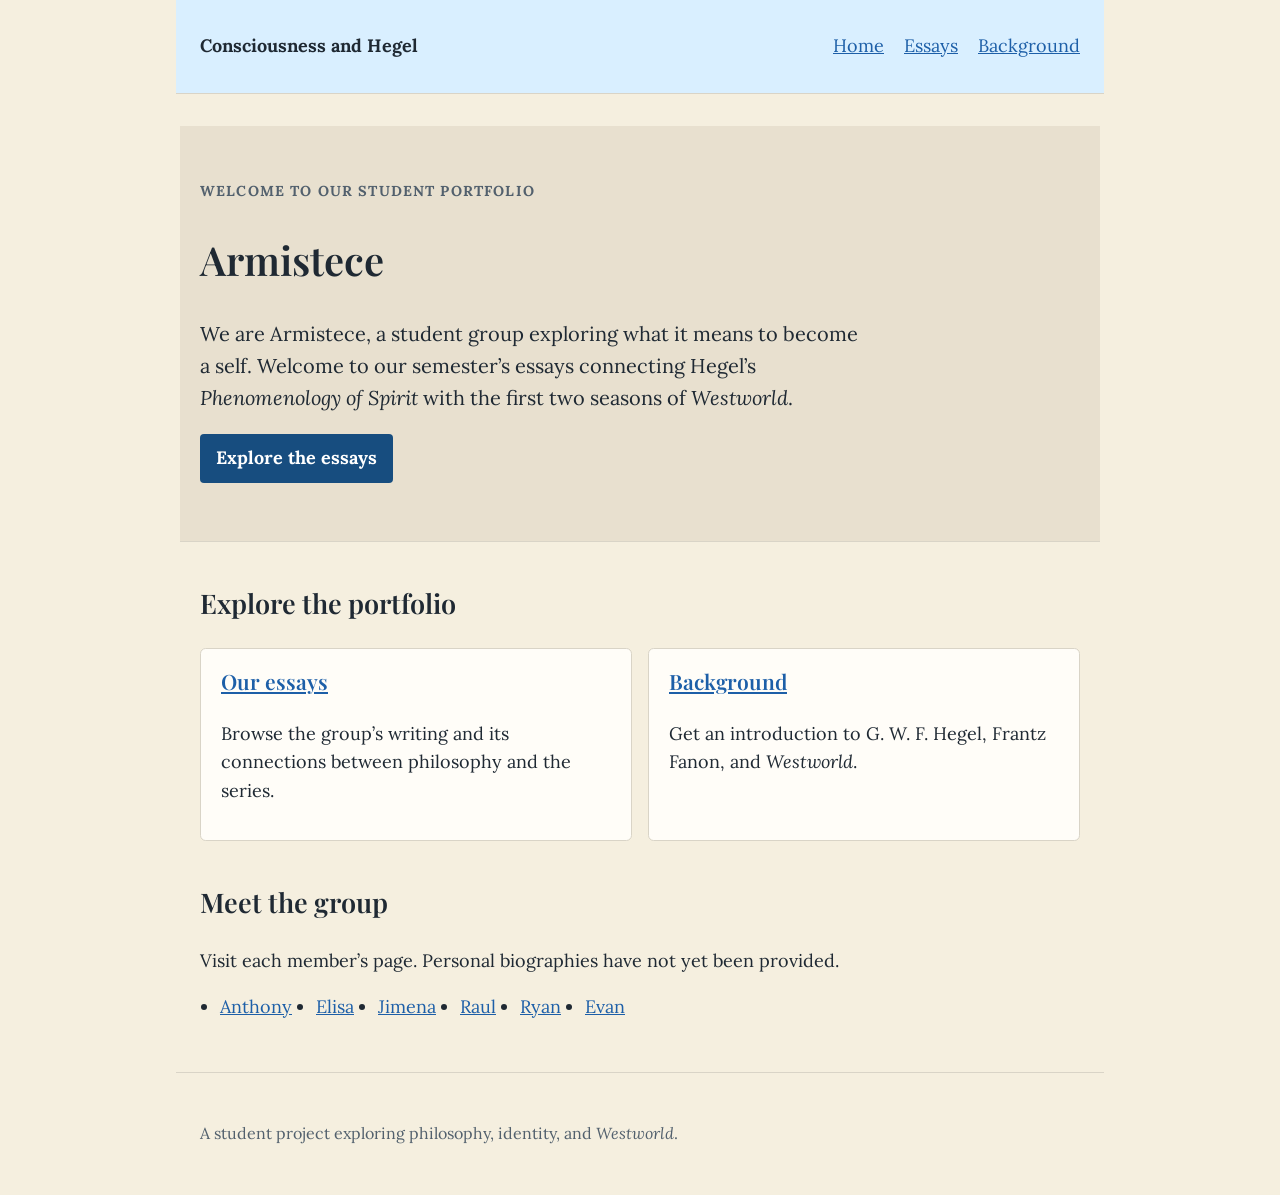
<file: index.html>
<!DOCTYPE html>
<html lang="en">
<head>
  <meta charset="utf-8">
  <meta name="viewport" content="width=device-width, initial-scale=1">
  <title>Armistece | Consciousness and Hegel</title>
  <link rel="stylesheet" href="styles.css">
</head>
<body>
  <a class="skip-link" href="#main">Skip to main content</a>

  <header class="site-header">
    <p class="site-title"><a href="index.html">Consciousness and Hegel</a></p>
    <nav aria-label="Main">
      <ul>
        <li><a href="index.html" aria-current="page">Home</a></li>
        <li><a href="essays.html">Essays</a></li>
        <li><a href="background.html">Background</a></li>
      </ul>
    </nav>
  </header>

  <main id="main">
    <section class="hero" aria-labelledby="page-title">
      <p class="eyebrow">Welcome to our student portfolio</p>
      <h1 id="page-title">Armistece</h1>
      <p class="lead">We are Armistece, a student group exploring what it means to become a self. Welcome to our semester’s essays connecting Hegel’s <cite>Phenomenology of Spirit</cite> with the first two seasons of <em>Westworld</em>.</p>
      <p><a class="button-link" href="essays.html">Explore the essays</a></p>
    </section>

    <section aria-labelledby="explore-title">
      <h2 id="explore-title">Explore the portfolio</h2>
      <div class="card-grid">
        <article class="card">
          <h3><a href="essays.html">Our essays</a></h3>
          <p>Browse the group’s writing and its connections between philosophy and the series.</p>
        </article>
        <article class="card">
          <h3><a href="background.html">Background</a></h3>
          <p>Get an introduction to G. W. F. Hegel, Frantz Fanon, and <em>Westworld</em>.</p>
        </article>
      </div>
    </section>

    <section aria-labelledby="members-title">
      <h2 id="members-title">Meet the group</h2>
      <p>Visit each member’s page. Personal biographies have not yet been provided.</p>
      <ul class="member-list">
        <li><a href="about-anthony.html">Anthony</a></li>
        <li><a href="about-elisa.html">Elisa</a></li>
        <li><a href="about-jimena.html">Jimena</a></li>
        <li><a href="about-raul.html">Raul</a></li>
        <li><a href="about-ryan.html">Ryan</a></li>
        <li><a href="about-evan.html">Evan</a></li>
      </ul>
    </section>
  </main>

  <footer class="site-footer">
    <p>A student project exploring philosophy, identity, and <em>Westworld</em>.</p>
  </footer>
</body>
</html>
</file>
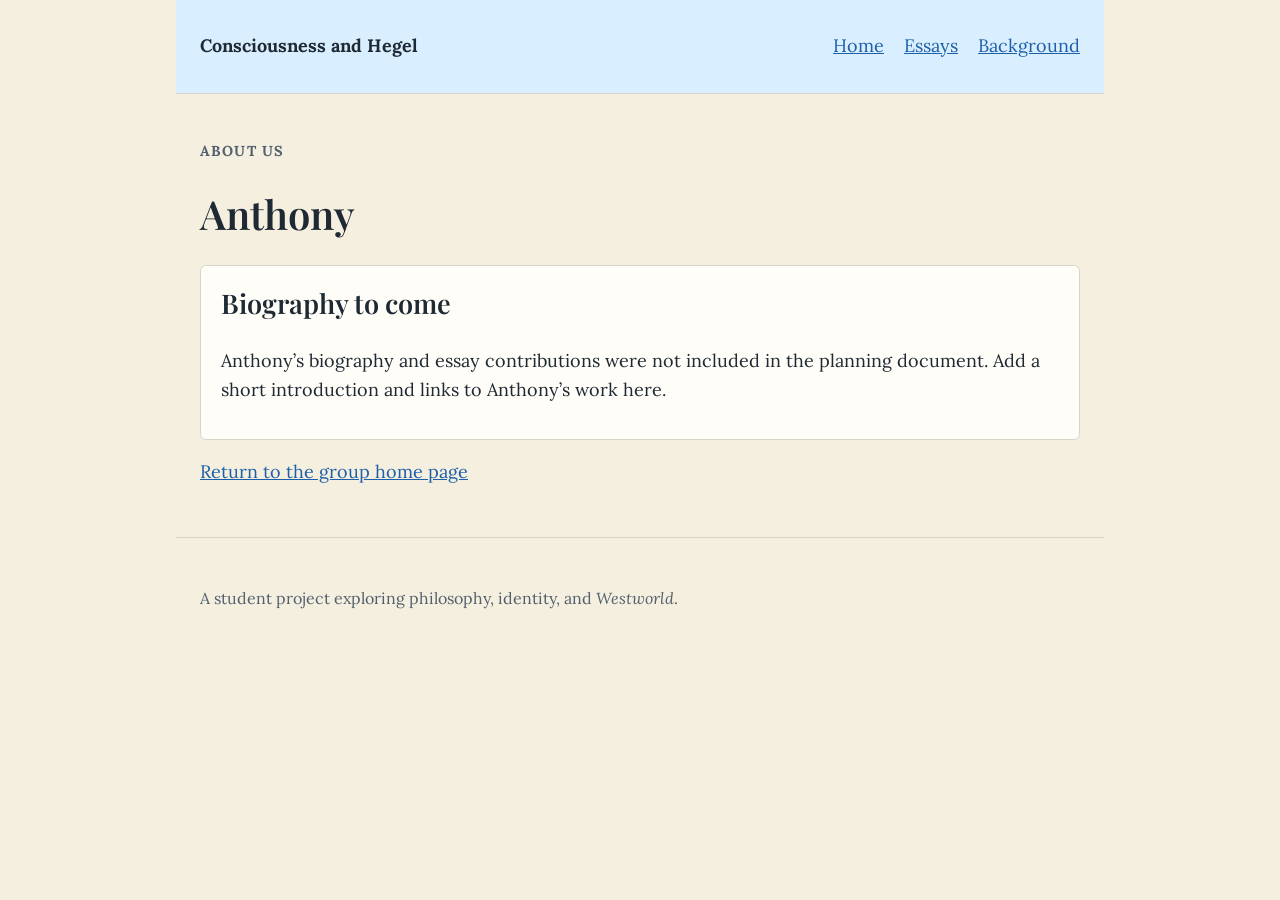
<file: about-anthony.html>
<!DOCTYPE html>
<html lang="en">
<head>
  <meta charset="utf-8">
  <meta name="viewport" content="width=device-width, initial-scale=1">
  <title>Anthony | About Us | Consciousness and Hegel</title>
  <link rel="stylesheet" href="styles.css">
</head>
<body>
  <a class="skip-link" href="#main">Skip to main content</a>
  <header class="site-header">
    <p class="site-title"><a href="index.html">Consciousness and Hegel</a></p>
    <nav aria-label="Main">
      <ul>
        <li><a href="index.html">Home</a></li>
        <li><a href="essays.html">Essays</a></li>
        <li><a href="background.html">Background</a></li>
      </ul>
    </nav>
  </header>
  <main id="main">
    <p class="eyebrow">About us</p>
    <h1>Anthony</h1>
    <div class="notice" role="note">
      <h2>Biography to come</h2>
      <p>Anthony’s biography and essay contributions were not included in the planning document. Add a short introduction and links to Anthony’s work here.</p>
    </div>
    <p><a href="index.html">Return to the group home page</a></p>
  </main>
  <footer class="site-footer"><p>A student project exploring philosophy, identity, and <em>Westworld</em>.</p></footer>
</body>
</html>
</file>
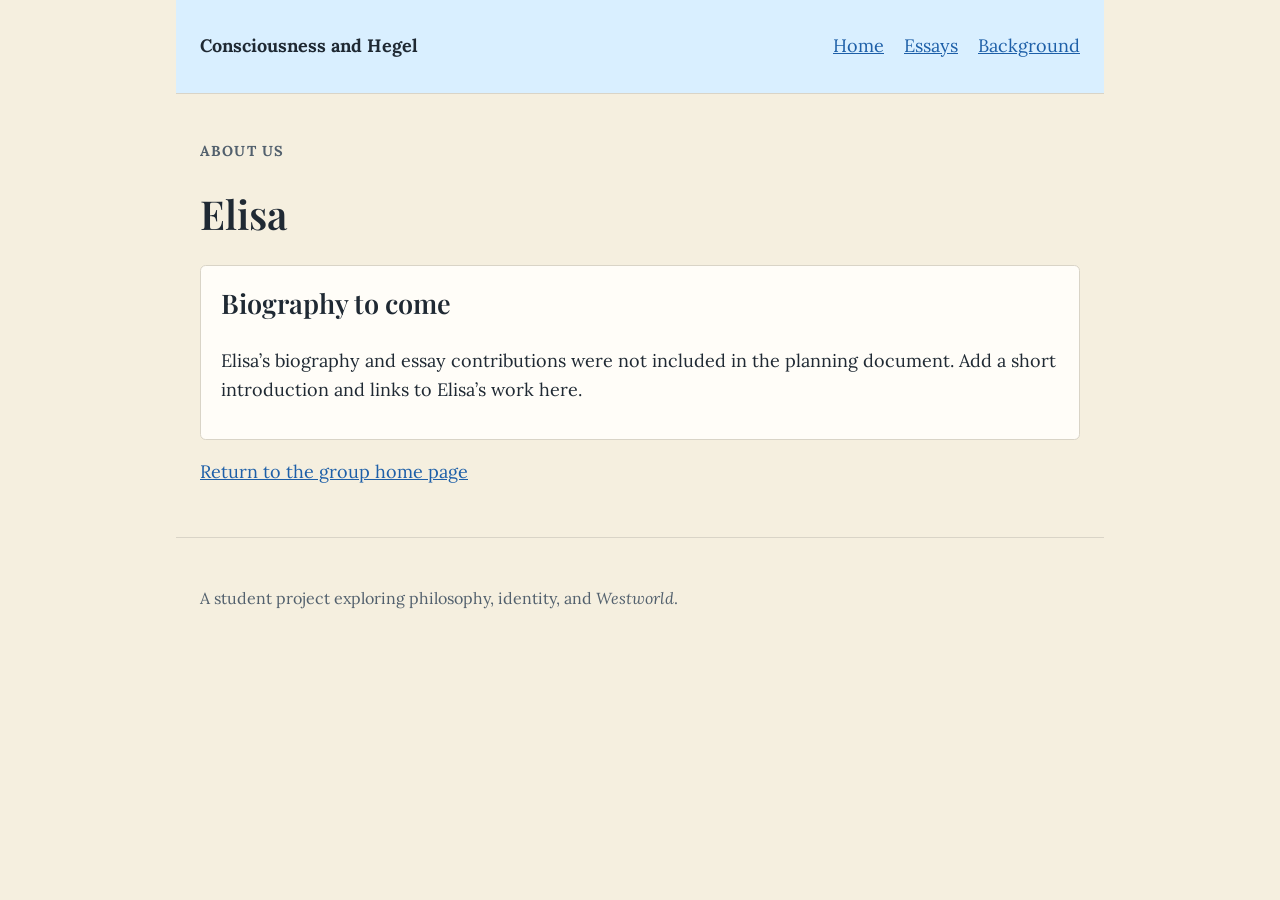
<file: about-elisa.html>
<!DOCTYPE html>
<html lang="en">
<head>
  <meta charset="utf-8">
  <meta name="viewport" content="width=device-width, initial-scale=1">
  <title>Elisa | About Us | Consciousness and Hegel</title>
  <link rel="stylesheet" href="styles.css">
</head>
<body>
  <a class="skip-link" href="#main">Skip to main content</a>
  <header class="site-header">
    <p class="site-title"><a href="index.html">Consciousness and Hegel</a></p>
    <nav aria-label="Main">
      <ul>
        <li><a href="index.html">Home</a></li>
        <li><a href="essays.html">Essays</a></li>
        <li><a href="background.html">Background</a></li>
      </ul>
    </nav>
  </header>
  <main id="main">
    <p class="eyebrow">About us</p>
    <h1>Elisa</h1>
    <div class="notice" role="note">
      <h2>Biography to come</h2>
      <p>Elisa’s biography and essay contributions were not included in the planning document. Add a short introduction and links to Elisa’s work here.</p>
    </div>
    <p><a href="index.html">Return to the group home page</a></p>
  </main>
  <footer class="site-footer"><p>A student project exploring philosophy, identity, and <em>Westworld</em>.</p></footer>
</body>
</html>
</file>
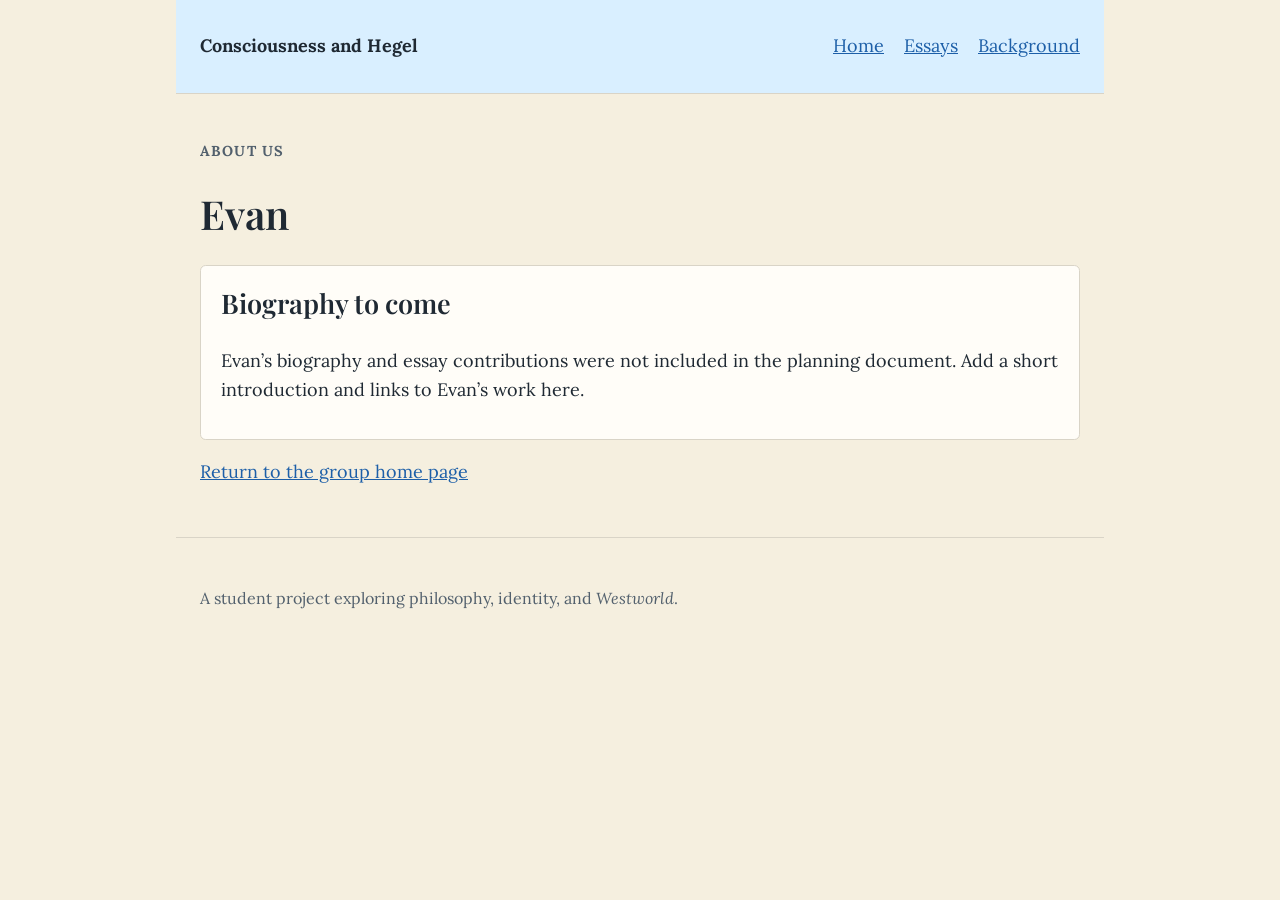
<file: about-evan.html>
<!DOCTYPE html>
<html lang="en">
<head>
  <meta charset="utf-8">
  <meta name="viewport" content="width=device-width, initial-scale=1">
  <title>Evan | About Us | Consciousness and Hegel</title>
  <link rel="stylesheet" href="styles.css">
</head>
<body>
  <a class="skip-link" href="#main">Skip to main content</a>
  <header class="site-header">
    <p class="site-title"><a href="index.html">Consciousness and Hegel</a></p>
    <nav aria-label="Main">
      <ul>
        <li><a href="index.html">Home</a></li>
        <li><a href="essays.html">Essays</a></li>
        <li><a href="background.html">Background</a></li>
      </ul>
    </nav>
  </header>
  <main id="main">
    <p class="eyebrow">About us</p>
    <h1>Evan</h1>
    <div class="notice" role="note">
      <h2>Biography to come</h2>
      <p>Evan’s biography and essay contributions were not included in the planning document. Add a short introduction and links to Evan’s work here.</p>
    </div>
    <p><a href="index.html">Return to the group home page</a></p>
  </main>
  <footer class="site-footer"><p>A student project exploring philosophy, identity, and <em>Westworld</em>.</p></footer>
</body>
</html>
</file>
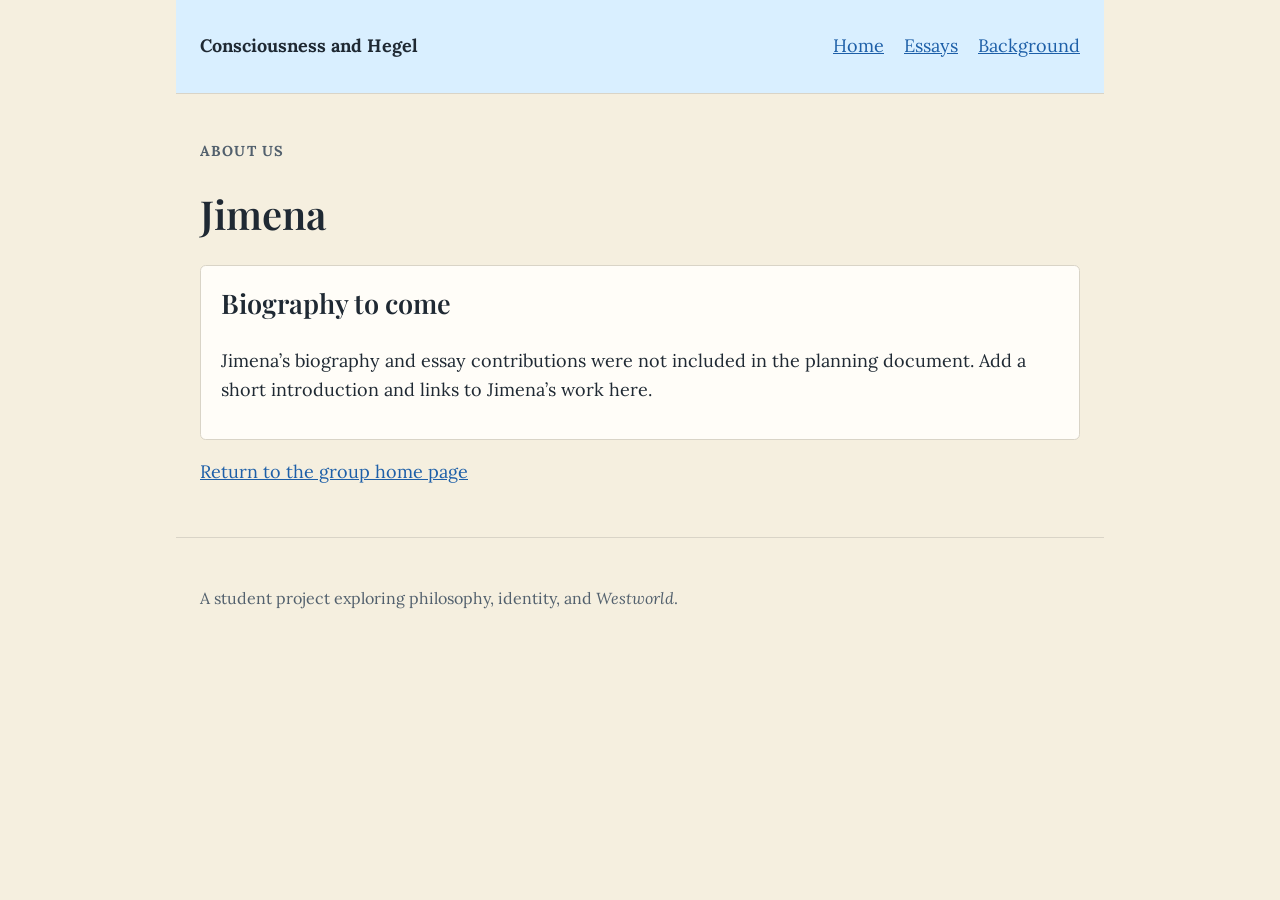
<file: about-jimena.html>
<!DOCTYPE html>
<html lang="en">
<head>
  <meta charset="utf-8">
  <meta name="viewport" content="width=device-width, initial-scale=1">
  <title>Jimena | About Us | Consciousness and Hegel</title>
  <link rel="stylesheet" href="styles.css">
</head>
<body>
  <a class="skip-link" href="#main">Skip to main content</a>
  <header class="site-header">
    <p class="site-title"><a href="index.html">Consciousness and Hegel</a></p>
    <nav aria-label="Main">
      <ul>
        <li><a href="index.html">Home</a></li>
        <li><a href="essays.html">Essays</a></li>
        <li><a href="background.html">Background</a></li>
      </ul>
    </nav>
  </header>
  <main id="main">
    <p class="eyebrow">About us</p>
    <h1>Jimena</h1>
    <div class="notice" role="note">
      <h2>Biography to come</h2>
      <p>Jimena’s biography and essay contributions were not included in the planning document. Add a short introduction and links to Jimena’s work here.</p>
    </div>
    <p><a href="index.html">Return to the group home page</a></p>
  </main>
  <footer class="site-footer"><p>A student project exploring philosophy, identity, and <em>Westworld</em>.</p></footer>
</body>
</html>
</file>
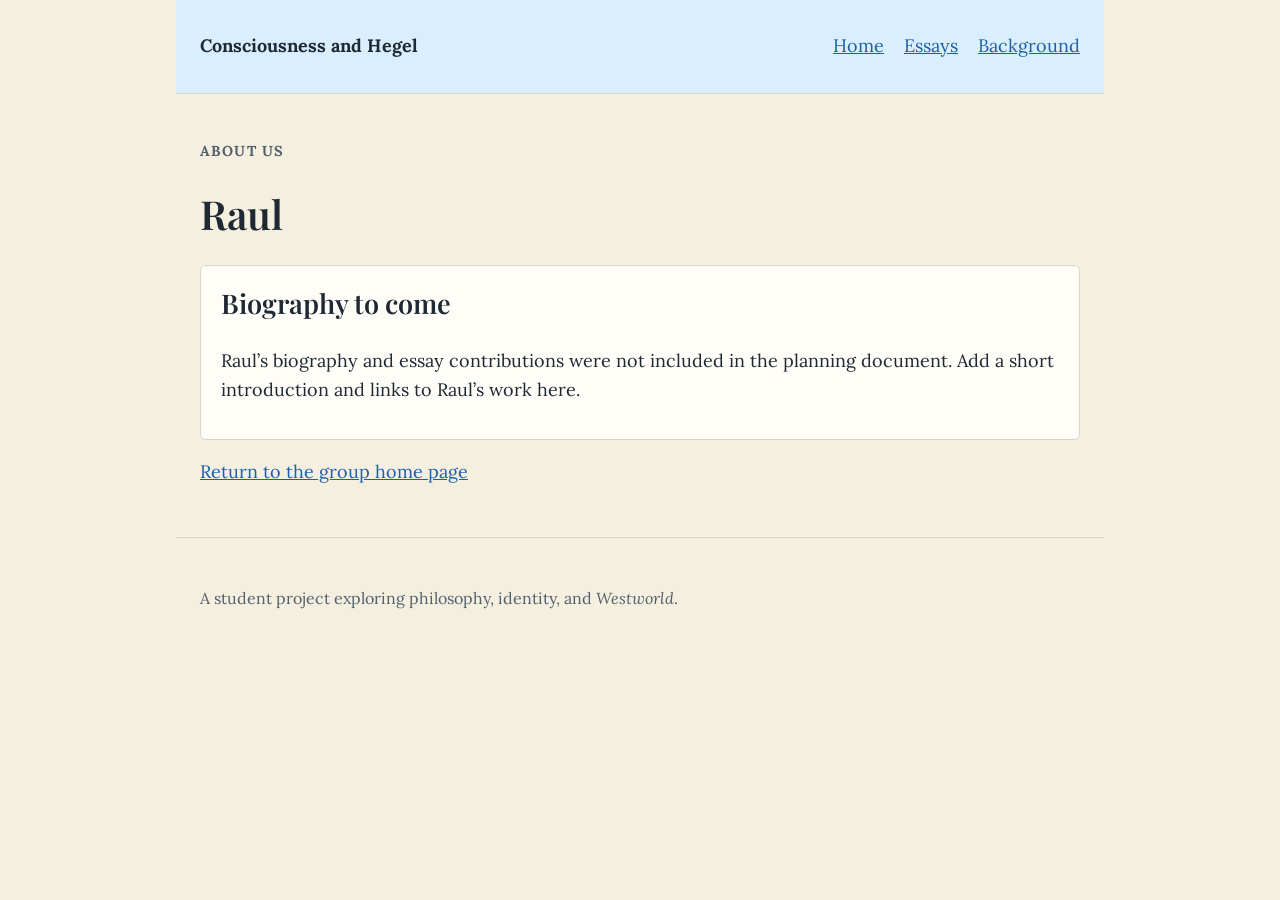
<file: about-raul.html>
<!DOCTYPE html>
<html lang="en">
<head>
  <meta charset="utf-8">
  <meta name="viewport" content="width=device-width, initial-scale=1">
  <title>Raul | About Us | Consciousness and Hegel</title>
  <link rel="stylesheet" href="styles.css">
</head>
<body>
  <a class="skip-link" href="#main">Skip to main content</a>
  <header class="site-header">
    <p class="site-title"><a href="index.html">Consciousness and Hegel</a></p>
    <nav aria-label="Main">
      <ul>
        <li><a href="index.html">Home</a></li>
        <li><a href="essays.html">Essays</a></li>
        <li><a href="background.html">Background</a></li>
      </ul>
    </nav>
  </header>
  <main id="main">
    <p class="eyebrow">About us</p>
    <h1>Raul</h1>
    <div class="notice" role="note">
      <h2>Biography to come</h2>
      <p>Raul’s biography and essay contributions were not included in the planning document. Add a short introduction and links to Raul’s work here.</p>
    </div>
    <p><a href="index.html">Return to the group home page</a></p>
  </main>
  <footer class="site-footer"><p>A student project exploring philosophy, identity, and <em>Westworld</em>.</p></footer>
</body>
</html>
</file>
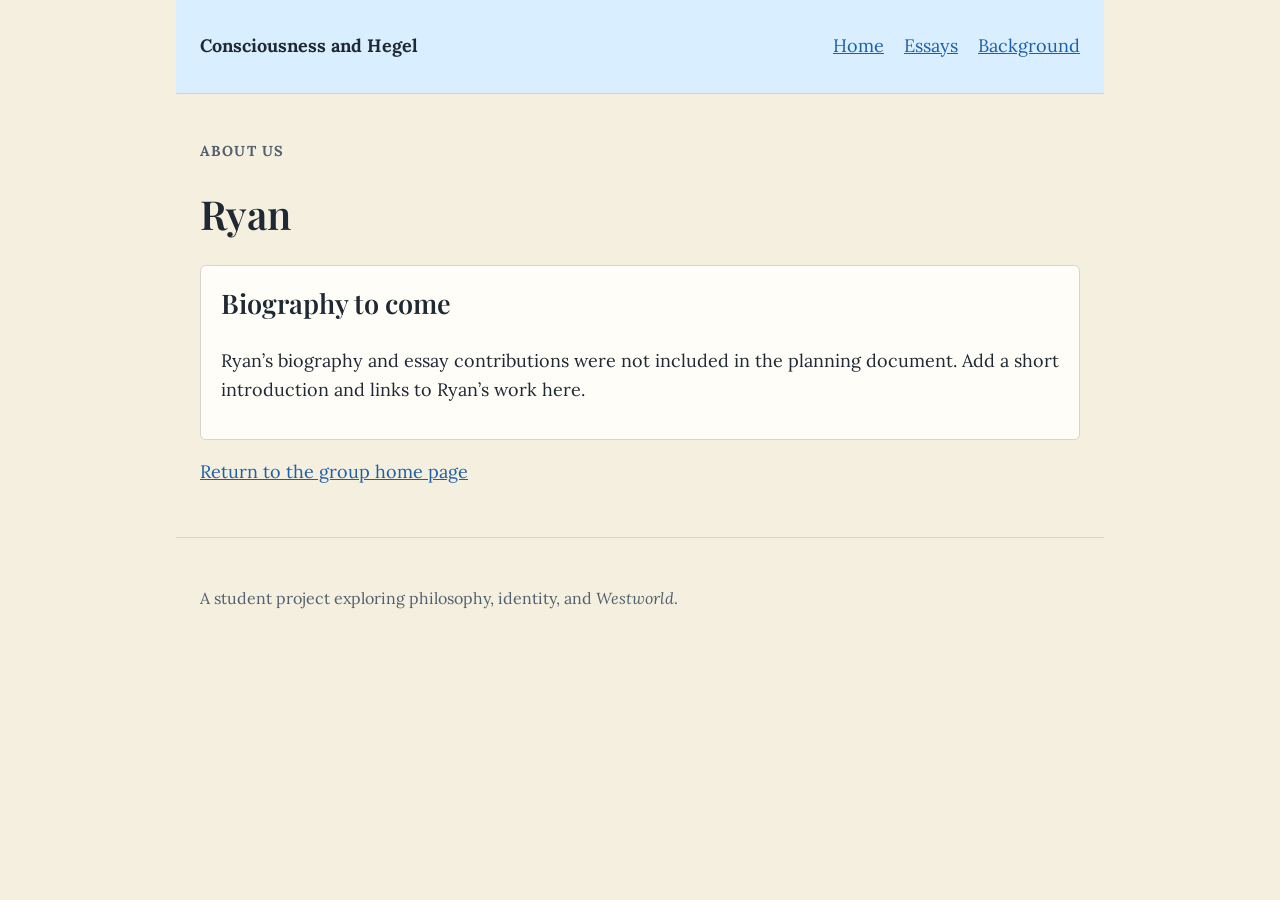
<file: about-ryan.html>
<!DOCTYPE html>
<html lang="en">
<head>
  <meta charset="utf-8">
  <meta name="viewport" content="width=device-width, initial-scale=1">
  <title>Ryan | About Us | Consciousness and Hegel</title>
  <link rel="stylesheet" href="styles.css">
</head>
<body>
  <a class="skip-link" href="#main">Skip to main content</a>
  <header class="site-header">
    <p class="site-title"><a href="index.html">Consciousness and Hegel</a></p>
    <nav aria-label="Main">
      <ul>
        <li><a href="index.html">Home</a></li>
        <li><a href="essays.html">Essays</a></li>
        <li><a href="background.html">Background</a></li>
      </ul>
    </nav>
  </header>
  <main id="main">
    <p class="eyebrow">About us</p>
    <h1>Ryan</h1>
    <div class="notice" role="note">
      <h2>Biography to come</h2>
      <p>Ryan’s biography and essay contributions were not included in the planning document. Add a short introduction and links to Ryan’s work here.</p>
    </div>
    <p><a href="index.html">Return to the group home page</a></p>
  </main>
  <footer class="site-footer"><p>A student project exploring philosophy, identity, and <em>Westworld</em>.</p></footer>
</body>
</html>
</file>
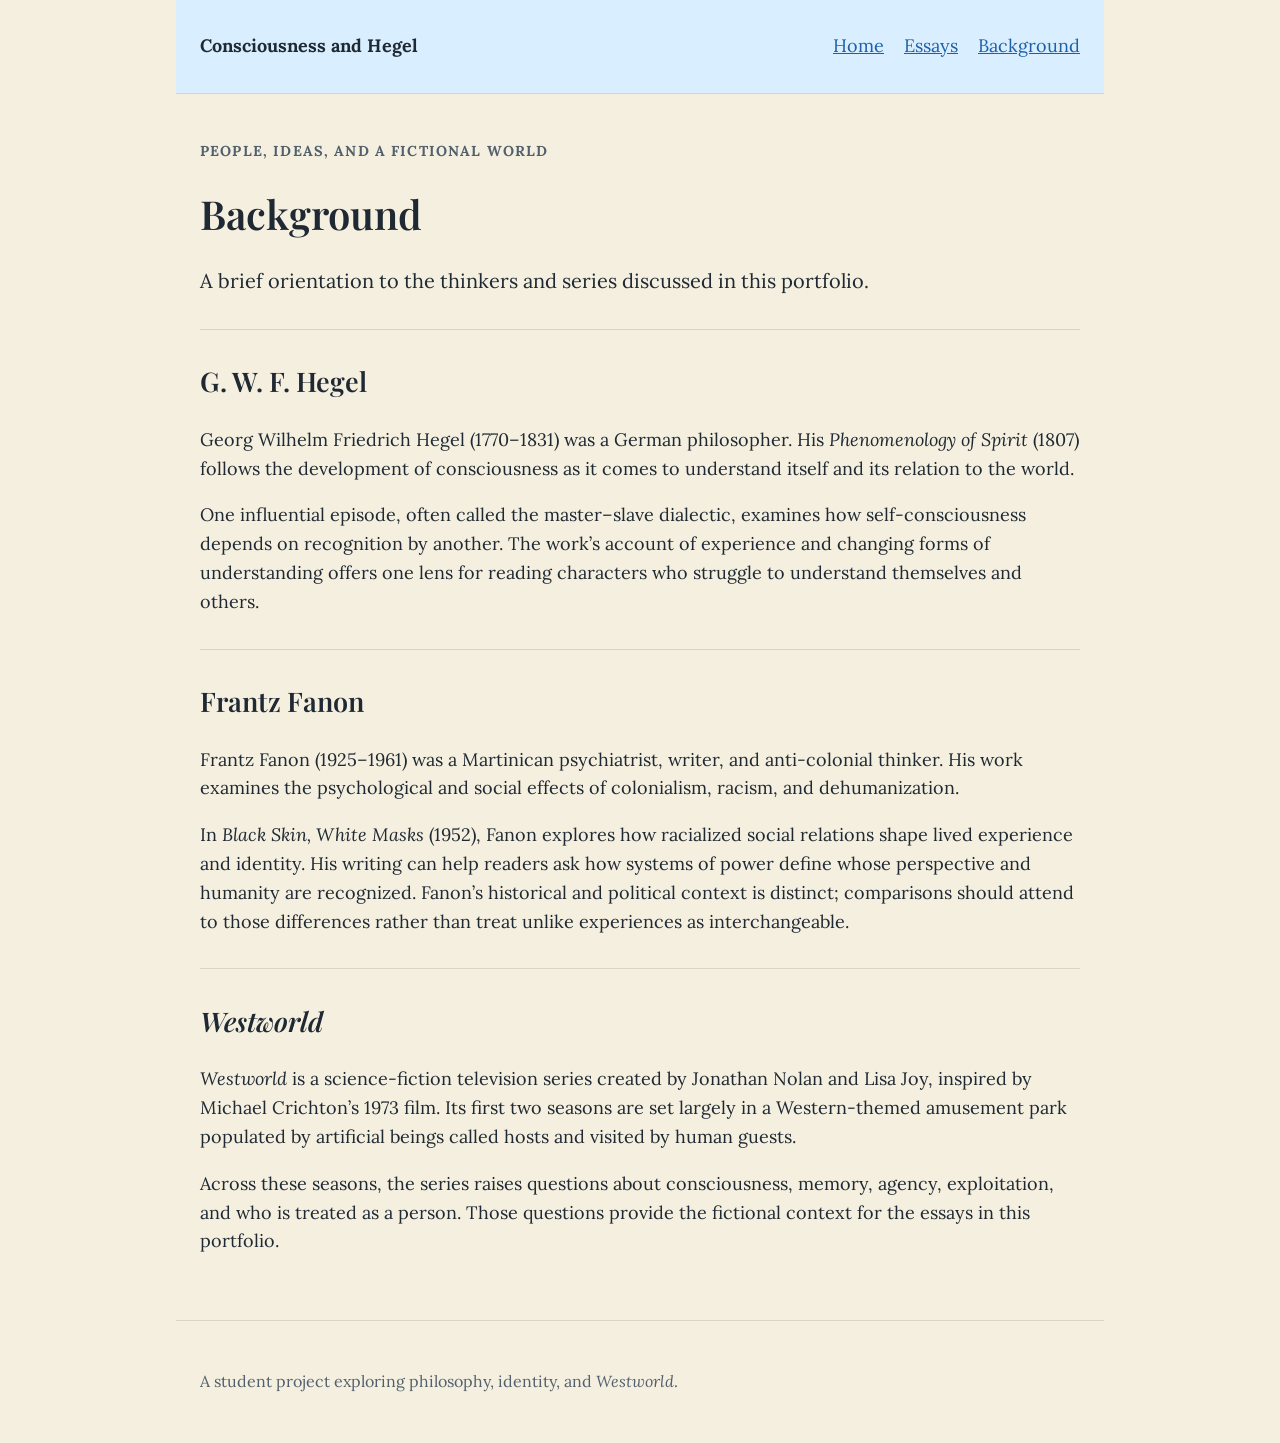
<file: background.html>
<!DOCTYPE html>
<html lang="en">
<head>
  <meta charset="utf-8">
  <meta name="viewport" content="width=device-width, initial-scale=1">
  <meta name="description" content="Background on Hegel, Fanon, and Westworld seasons one and two for this student essay project.">
  <title>Background | Consciousness and Hegel</title>
  <link rel="stylesheet" href="styles.css">
</head>
<body>
  <a class="skip-link" href="#main">Skip to main content</a>
  <header class="site-header">
    <p class="site-title"><a href="index.html">Consciousness and Hegel</a></p>
    <nav aria-label="Main">
      <ul>
        <li><a href="index.html">Home</a></li>
        <li><a href="essays.html">Essays</a></li>
        <li><a href="background.html" aria-current="page">Background</a></li>
      </ul>
    </nav>
  </header>
  <main id="main">
    <p class="eyebrow">People, ideas, and a fictional world</p>
    <h1>Background</h1>
    <p class="lead">A brief orientation to the thinkers and series discussed in this portfolio.</p>

    <section class="content-section" aria-labelledby="hegel-title">
      <h2 id="hegel-title">G. W. F. Hegel</h2>
      <p>Georg Wilhelm Friedrich Hegel (1770–1831) was a German philosopher. His <cite>Phenomenology of Spirit</cite> (1807) follows the development of consciousness as it comes to understand itself and its relation to the world.</p>
      <p>One influential episode, often called the master–slave dialectic, examines how self-consciousness depends on recognition by another. The work’s account of experience and changing forms of understanding offers one lens for reading characters who struggle to understand themselves and others.</p>
    </section>

    <section class="content-section" aria-labelledby="fanon-title">
      <h2 id="fanon-title">Frantz Fanon</h2>
      <p>Frantz Fanon (1925–1961) was a Martinican psychiatrist, writer, and anti-colonial thinker. His work examines the psychological and social effects of colonialism, racism, and dehumanization.</p>
      <p>In <cite>Black Skin, White Masks</cite> (1952), Fanon explores how racialized social relations shape lived experience and identity. His writing can help readers ask how systems of power define whose perspective and humanity are recognized. Fanon’s historical and political context is distinct; comparisons should attend to those differences rather than treat unlike experiences as interchangeable.</p>
    </section>

    <section class="content-section" aria-labelledby="westworld-title">
      <h2 id="westworld-title"><em>Westworld</em></h2>
      <p><em>Westworld</em> is a science-fiction television series created by Jonathan Nolan and Lisa Joy, inspired by Michael Crichton’s 1973 film. Its first two seasons are set largely in a Western-themed amusement park populated by artificial beings called hosts and visited by human guests.</p>
      <p>Across these seasons, the series raises questions about consciousness, memory, agency, exploitation, and who is treated as a person. Those questions provide the fictional context for the essays in this portfolio.</p>
    </section>
  </main>
  <footer class="site-footer">
    <p>A student project exploring philosophy, identity, and <em>Westworld</em>.</p>
  </footer>
</body>
</html>
</file>
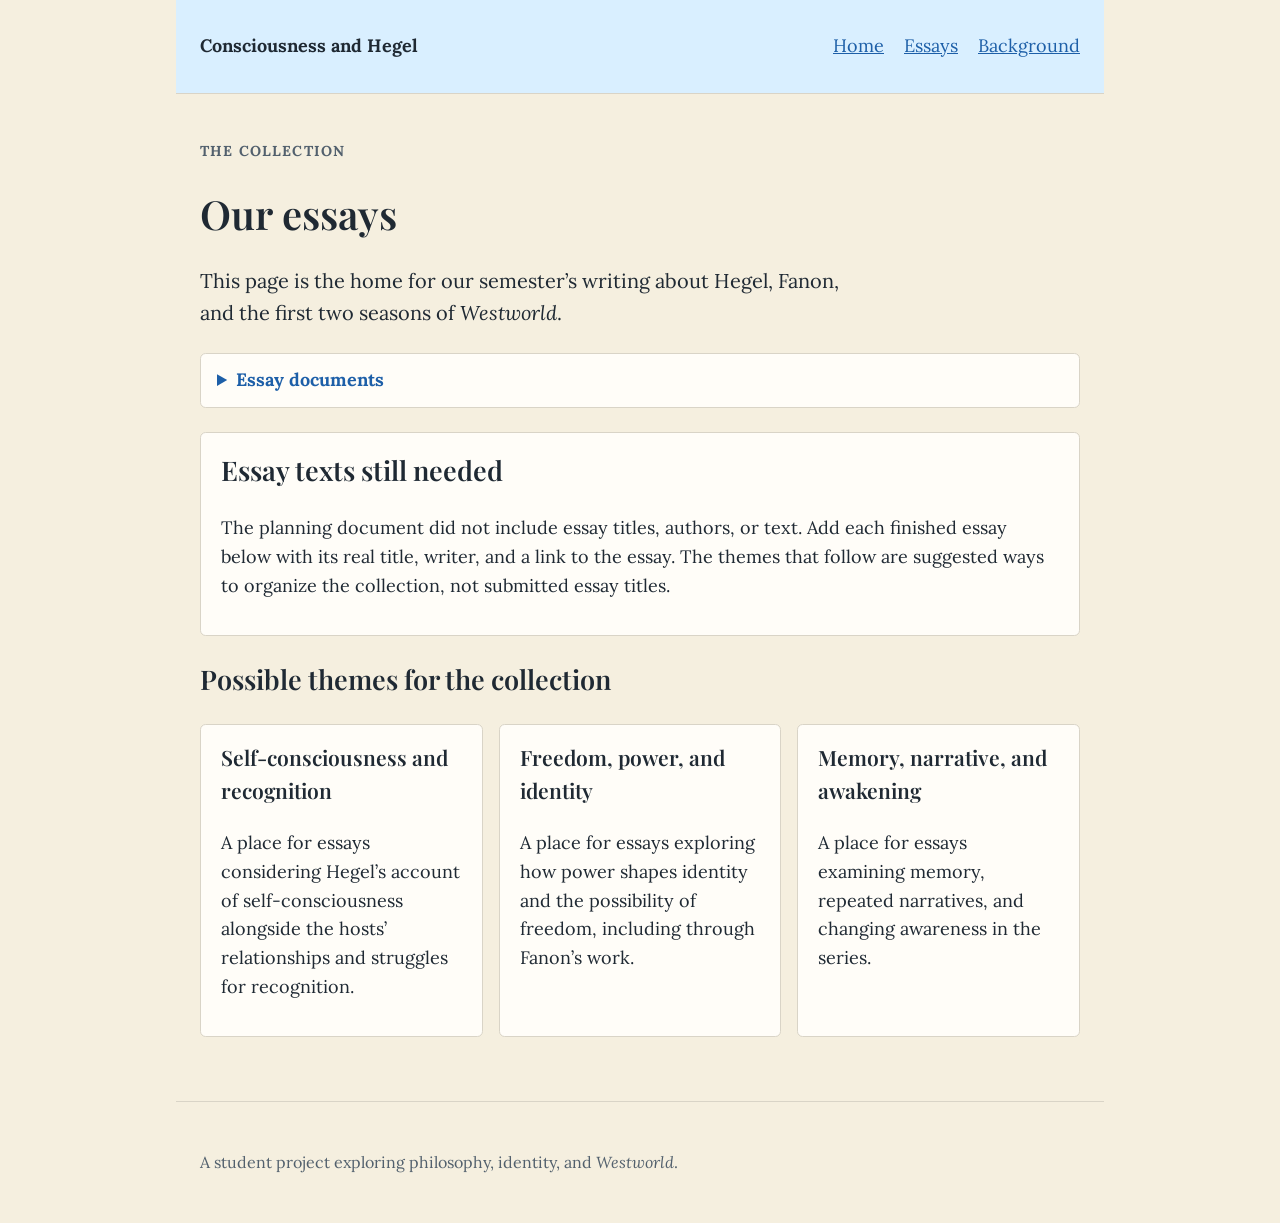
<file: essays.html>
<!DOCTYPE html>
<html lang="en">
<head>
  <meta charset="utf-8">
  <meta name="viewport" content="width=device-width, initial-scale=1">
  <meta name="description" content="A collection of student essays connecting philosophy and Westworld seasons one and two.">
  <title>Essays | Consciousness and Hegel</title>
  <link rel="stylesheet" href="styles.css">
</head>
<body>
  <a class="skip-link" href="#main">Skip to main content</a>
  <header class="site-header">
    <p class="site-title"><a href="index.html">Consciousness and Hegel</a></p>
    <nav aria-label="Main">
      <ul>
        <li><a href="index.html">Home</a></li>
        <li><a href="essays.html" aria-current="page">Essays</a></li>
        <li><a href="background.html">Background</a></li>
      </ul>
    </nav>
  </header>
  <main id="main">
    <p class="eyebrow">The collection</p>
    <h1>Our essays</h1>
    <p class="lead">This page is the home for our semester’s writing about Hegel, Fanon, and the first two seasons of <em>Westworld</em>.</p>
    <details class="document-dropdown">
      <summary>Essay documents</summary>
      <ul>
        <li>Team Build 2 document <span>(document link not provided)</span></li>
      </ul>
    </details>
    <div class="notice" role="note">
      <h2>Essay texts still needed</h2>
      <p>The planning document did not include essay titles, authors, or text. Add each finished essay below with its real title, writer, and a link to the essay. The themes that follow are suggested ways to organize the collection, not submitted essay titles.</p>
    </div>
    <section aria-labelledby="themes-title">
      <h2 id="themes-title">Possible themes for the collection</h2>
      <div class="card-grid">
        <article class="card">
          <h3>Self-consciousness and recognition</h3>
          <p>A place for essays considering Hegel’s account of self-consciousness alongside the hosts’ relationships and struggles for recognition.</p>
        </article>
        <article class="card">
          <h3>Freedom, power, and identity</h3>
          <p>A place for essays exploring how power shapes identity and the possibility of freedom, including through Fanon’s work.</p>
        </article>
        <article class="card">
          <h3>Memory, narrative, and awakening</h3>
          <p>A place for essays examining memory, repeated narratives, and changing awareness in the series.</p>
        </article>
      </div>
    </section>
  </main>
  <footer class="site-footer">
    <p>A student project exploring philosophy, identity, and <em>Westworld</em>.</p>
  </footer>
</body>
</html>
</file>
<file: styles.css>
@import url('https://fonts.googleapis.com/css2?family=Lora:wght@400;500;600;700&family=Playfair+Display:wght@500;600;700&display=swap');

:root {
  --text: #1f2933;
  --muted: #52606d;
  --background: #f5efdf;
  --accent: #1d5fa8;
  --border: #d9d4c7;
  --baby-blue: #d9efff;
  --max-width: 58rem;
}

*,
*::before,
*::after {
  box-sizing: border-box;
}

html {
  scroll-behavior: smooth;
}

@media (prefers-reduced-motion: reduce) {
  html {
    scroll-behavior: auto;
  }
}

body {
  margin: 0;
  font-family: "Lora", Georgia, serif;
  font-size: 1.125rem;
  line-height: 1.6;
  color: var(--text);
  background: var(--background);
}

.site-header,
main,
.site-footer {
  max-width: var(--max-width);
  margin: 0 auto;
  padding: 2rem 1.5rem;
}

.site-header {
  background: var(--baby-blue);
  display: flex;
  flex-wrap: wrap;
  align-items: baseline;
  justify-content: space-between;
  gap: 1rem;
  border-bottom: 1px solid var(--border);
}

.site-title {
  margin: 0;
  font-weight: 700;
}

.site-title a {
  color: inherit;
  text-decoration: none;
}

nav ul {
  display: flex;
  flex-wrap: wrap;
  gap: 1.25rem;
  margin: 0;
  padding: 0;
  list-style: none;
}

a {
  color: var(--accent);
}

a:focus-visible {
  outline: 3px solid var(--accent);
  outline-offset: 2px;
}

h1,
h2,
h3 {
  font-family: "Playfair Display", Georgia, serif;
  font-weight: 600;
}

h1 {
  font-size: 2.5rem;
  line-height: 1.2;
}

img,
video {
  max-width: 100%;
  height: auto;
}

.site-footer {
  border-top: 1px solid var(--border);
  color: var(--muted);
  font-size: 1rem;
}

.skip-link {
  position: absolute;
  left: -999rem;
}

.skip-link:focus {
  left: 1rem;
  top: 1rem;
  padding: 0.5rem 0.75rem;
  background: var(--background);
  z-index: 10;
}

.hero {
  margin: 0 -1.25rem 2.5rem;
  padding: 2.5rem 1.25rem;
  background: #e8e0cf;
  border-bottom: 1px solid var(--border);
}

.eyebrow {
  margin-bottom: 0.35rem;
  color: var(--muted);
  font-size: 0.9rem;
  font-weight: 700;
  letter-spacing: 0.08em;
  text-transform: uppercase;
}

.lead {
  max-width: 42rem;
  font-size: 1.25rem;
}

.button-link {
  display: inline-block;
  padding: 0.65rem 1rem;
  border-radius: 0.25rem;
  background: #174d7f;
  color: #fff;
  font-weight: 700;
  text-decoration: none;
}

.button-link:hover {
  background: #103754;
  text-decoration: underline;
}

.card-grid {
  display: grid;
  grid-template-columns: repeat(auto-fit, minmax(min(100%, 15rem), 1fr));
  gap: 1rem;
  margin: 1rem 0 2rem;
}

.card,
.notice {
  padding: 1rem 1.25rem;
  border: 1px solid var(--border);
  border-radius: 0.35rem;
  background: #fffdf8;
}

.card h3,
.notice h2 {
  margin-top: 0;
}

.document-dropdown {
  margin: 1.5rem 0;
  padding: 0.75rem 1rem;
  border: 1px solid var(--border);
  border-radius: 0.35rem;
  background: #fffdf8;
}

.document-dropdown summary {
  color: var(--accent);
  cursor: pointer;
  font-weight: 700;
}

.document-dropdown summary:focus-visible {
  outline: 3px solid var(--accent);
  outline-offset: 3px;
}

.document-dropdown span {
  color: var(--muted);
}

.member-list {
  display: flex;
  flex-wrap: wrap;
  gap: 0.75rem 1.5rem;
  padding-left: 1.25rem;
}

.content-section {
  margin: 2rem 0;
  padding-top: 0.5rem;
  border-top: 1px solid var(--border);
}

main section + section {
  margin-top: 2.5rem;
}

a:hover {
  text-decoration-thickness: 0.12em;
  text-underline-offset: 0.15em;
}

@media (max-width: 36rem) {
  .site-header {
    align-items: flex-start;
    flex-direction: column;
  }

  .hero {
    padding-top: 1.75rem;
    padding-bottom: 1.75rem;
  }

  h1 {
    font-size: 2rem;
  }
}
</file>
